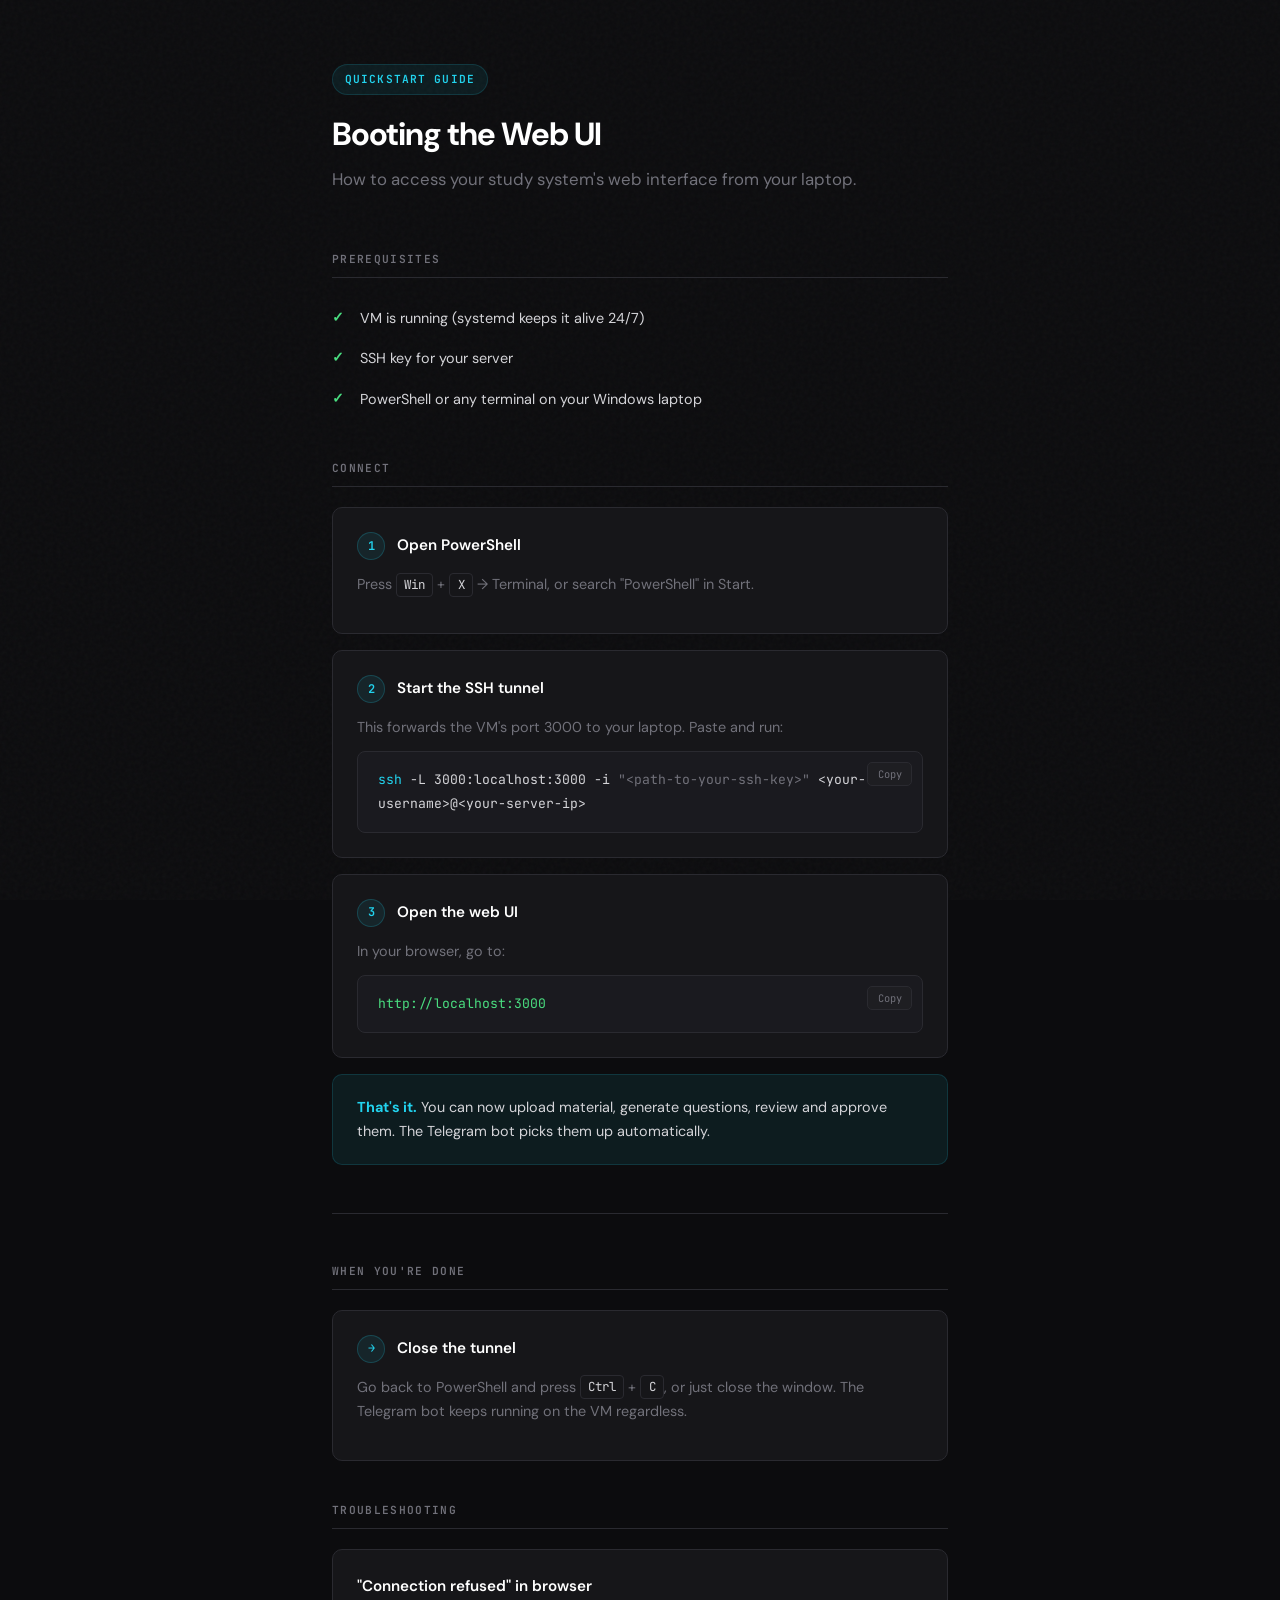
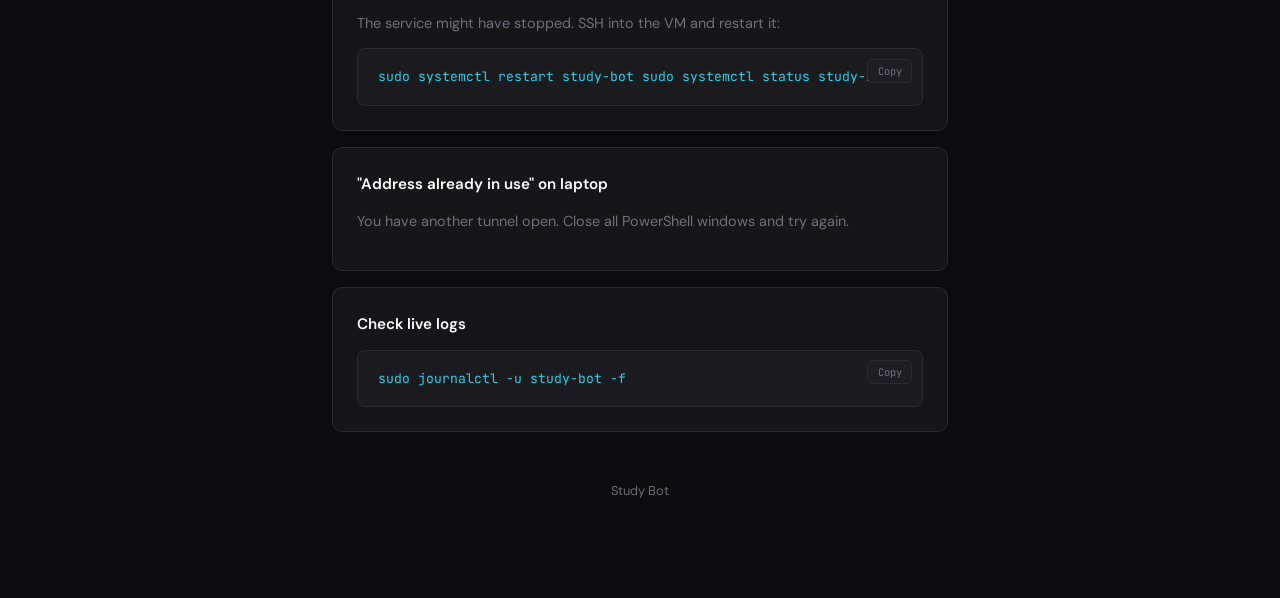
<file: quickstart.html>
<!DOCTYPE html>
<html lang="en">
<head>
    <meta charset="UTF-8">
    <meta name="viewport" content="width=device-width, initial-scale=1.0">
    <title>Study Bot — Quickstart</title>
    <link href="https://fonts.googleapis.com/css2?family=JetBrains+Mono:wght@400;600&family=DM+Sans:wght@400;500;700&display=swap" rel="stylesheet">
    <style>
        :root {
            --bg: #0c0c0e;
            --surface: #161619;
            --surface-hover: #1e1e22;
            --border: #2a2a30;
            --text: #d4d4d8;
            --text-muted: #71717a;
            --accent: #22d3ee;
            --accent-dim: rgba(34, 211, 238, 0.08);
            --green: #4ade80;
            --amber: #fbbf24;
            --red: #f87171;
            --code-bg: #1a1a1f;
            --radius: 10px;
            --font-body: 'DM Sans', sans-serif;
            --font-mono: 'JetBrains Mono', monospace;
        }

        * { margin: 0; padding: 0; box-sizing: border-box; }

        body {
            font-family: var(--font-body);
            background: var(--bg);
            color: var(--text);
            line-height: 1.7;
            min-height: 100vh;
        }

        body::before {
            content: '';
            position: fixed;
            top: 0; left: 0; right: 0; bottom: 0;
            background-image: url("data:image/svg+xml,%3Csvg viewBox='0 0 256 256' xmlns='http://www.w3.org/2000/svg'%3E%3Cfilter id='noise'%3E%3CfeTurbulence type='fractalNoise' baseFrequency='0.9' numOctaves='4' stitchTiles='stitch'/%3E%3C/filter%3E%3Crect width='100%25' height='100%25' filter='url(%23noise)' opacity='0.03'/%3E%3C/svg%3E");
            pointer-events: none;
            z-index: 0;
        }

        .container {
            max-width: 680px;
            margin: 0 auto;
            padding: 4rem 2rem 6rem;
            position: relative;
            z-index: 1;
        }

        .header {
            margin-bottom: 3.5rem;
        }

        .header .tag {
            display: inline-block;
            font-family: var(--font-mono);
            font-size: 0.7rem;
            font-weight: 600;
            letter-spacing: 0.1em;
            text-transform: uppercase;
            color: var(--accent);
            background: var(--accent-dim);
            border: 1px solid rgba(34, 211, 238, 0.15);
            padding: 0.3rem 0.75rem;
            border-radius: 100px;
            margin-bottom: 1.25rem;
        }

        h1 {
            font-size: 2rem;
            font-weight: 700;
            color: #fff;
            letter-spacing: -0.03em;
            line-height: 1.2;
            margin-bottom: 0.75rem;
        }

        .subtitle {
            color: var(--text-muted);
            font-size: 1.05rem;
        }

        .section {
            margin-bottom: 2.5rem;
        }

        h2 {
            font-size: 0.7rem;
            font-weight: 600;
            font-family: var(--font-mono);
            letter-spacing: 0.12em;
            text-transform: uppercase;
            color: var(--text-muted);
            margin-bottom: 1.25rem;
            padding-bottom: 0.5rem;
            border-bottom: 1px solid var(--border);
        }

        p {
            margin-bottom: 1rem;
            color: var(--text);
        }

        .step {
            background: var(--surface);
            border: 1px solid var(--border);
            border-radius: var(--radius);
            padding: 1.5rem;
            margin-bottom: 1rem;
            position: relative;
            transition: border-color 0.2s;
        }

        .step:hover {
            border-color: rgba(34, 211, 238, 0.2);
        }

        .step-header {
            display: flex;
            align-items: center;
            gap: 0.75rem;
            margin-bottom: 0.75rem;
        }

        .step-num {
            width: 28px;
            height: 28px;
            border-radius: 50%;
            background: var(--accent-dim);
            border: 1px solid rgba(34, 211, 238, 0.2);
            display: flex;
            align-items: center;
            justify-content: center;
            font-family: var(--font-mono);
            font-size: 0.75rem;
            font-weight: 600;
            color: var(--accent);
            flex-shrink: 0;
        }

        .step-title {
            font-weight: 600;
            color: #fff;
            font-size: 0.95rem;
        }

        .step-desc {
            color: var(--text-muted);
            font-size: 0.9rem;
            margin-bottom: 0.75rem;
        }

        .code-block {
            background: var(--code-bg);
            border: 1px solid var(--border);
            border-radius: 8px;
            padding: 1rem 1.25rem;
            font-family: var(--font-mono);
            font-size: 0.82rem;
            line-height: 1.8;
            overflow-x: auto;
            position: relative;
        }

        .code-block .comment {
            color: var(--text-muted);
        }

        .code-block .cmd {
            color: var(--accent);
        }

        .code-block .url {
            color: var(--green);
        }

        .copy-btn {
            position: absolute;
            top: 0.6rem;
            right: 0.6rem;
            background: var(--surface-hover);
            border: 1px solid var(--border);
            color: var(--text-muted);
            font-family: var(--font-mono);
            font-size: 0.65rem;
            padding: 0.25rem 0.6rem;
            border-radius: 5px;
            cursor: pointer;
            transition: all 0.15s;
        }

        .copy-btn:hover {
            color: var(--accent);
            border-color: rgba(34, 211, 238, 0.3);
        }

        .callout {
            background: var(--accent-dim);
            border: 1px solid rgba(34, 211, 238, 0.15);
            border-radius: var(--radius);
            padding: 1.25rem 1.5rem;
            margin-bottom: 1rem;
        }

        .callout p {
            color: var(--text);
            margin-bottom: 0;
            font-size: 0.9rem;
        }

        .callout strong {
            color: var(--accent);
        }

        .callout-warn {
            background: rgba(251, 191, 36, 0.06);
            border: 1px solid rgba(251, 191, 36, 0.15);
        }

        .callout-warn strong {
            color: var(--amber);
        }

        .checklist {
            list-style: none;
            padding: 0;
        }

        .checklist li {
            padding: 0.5rem 0;
            padding-left: 1.75rem;
            position: relative;
            color: var(--text);
            font-size: 0.9rem;
        }

        .checklist li::before {
            content: '✓';
            position: absolute;
            left: 0;
            color: var(--green);
            font-weight: 700;
            font-size: 0.85rem;
        }

        .divider {
            height: 1px;
            background: var(--border);
            margin: 3rem 0;
        }

        kbd {
            background: var(--surface);
            border: 1px solid var(--border);
            border-radius: 4px;
            padding: 0.15rem 0.45rem;
            font-family: var(--font-mono);
            font-size: 0.78rem;
            color: var(--text);
        }

        .footer {
            text-align: center;
            color: var(--text-muted);
            font-size: 0.8rem;
            margin-top: 3rem;
        }

        @media (max-width: 600px) {
            .container { padding: 2.5rem 1.25rem 4rem; }
            h1 { font-size: 1.6rem; }
        }
    </style>
</head>
<body>
    <div class="container">

        <div class="header">
            <div class="tag">Quickstart Guide</div>
            <h1>Booting the Web UI</h1>
            <p class="subtitle">How to access your study system's web interface from your laptop.</p>
        </div>

        <div class="section">
            <h2>Prerequisites</h2>
            <ul class="checklist">
                <li>VM is running (systemd keeps it alive 24/7)</li>
                <li>SSH key for your server</li>
                <li>PowerShell or any terminal on your Windows laptop</li>
            </ul>
        </div>

        <div class="section">
            <h2>Connect</h2>

            <div class="step">
                <div class="step-header">
                    <div class="step-num">1</div>
                    <div class="step-title">Open PowerShell</div>
                </div>
                <p class="step-desc">Press <kbd>Win</kbd> + <kbd>X</kbd> → Terminal, or search "PowerShell" in Start.</p>
            </div>

            <div class="step">
                <div class="step-header">
                    <div class="step-num">2</div>
                    <div class="step-title">Start the SSH tunnel</div>
                </div>
                <p class="step-desc">This forwards the VM's port 3000 to your laptop. Paste and run:</p>
                <div class="code-block" id="ssh-cmd">
                    <button class="copy-btn" onclick="copyCode('ssh-cmd')">Copy</button>
<span class="cmd">ssh</span> -L 3000:localhost:3000 -i <span class="comment">"&lt;path-to-your-ssh-key&gt;"</span> &lt;your-username&gt;@&lt;your-server-ip&gt;
                </div>
            </div>

            <div class="step">
                <div class="step-header">
                    <div class="step-num">3</div>
                    <div class="step-title">Open the web UI</div>
                </div>
                <p class="step-desc">In your browser, go to:</p>
                <div class="code-block" id="url-cmd">
                    <button class="copy-btn" onclick="copyCode('url-cmd')">Copy</button>
<span class="url">http://localhost:3000</span>
                </div>
            </div>

            <div class="callout">
                <p><strong>That's it.</strong> You can now upload material, generate questions, review and approve them. The Telegram bot picks them up automatically.</p>
            </div>
        </div>

        <div class="divider"></div>

        <div class="section">
            <h2>When You're Done</h2>
            <div class="step">
                <div class="step-header">
                    <div class="step-num">→</div>
                    <div class="step-title">Close the tunnel</div>
                </div>
                <p class="step-desc">Go back to PowerShell and press <kbd>Ctrl</kbd> + <kbd>C</kbd>, or just close the window. The Telegram bot keeps running on the VM regardless.</p>
            </div>
        </div>

        <div class="section">
            <h2>Troubleshooting</h2>

            <div class="step">
                <div class="step-header">
                    <div class="step-title">"Connection refused" in browser</div>
                </div>
                <p class="step-desc">The service might have stopped. SSH into the VM and restart it:</p>
                <div class="code-block" id="restart-cmd">
                    <button class="copy-btn" onclick="copyCode('restart-cmd')">Copy</button>
<span class="cmd">sudo systemctl restart study-bot</span>
<span class="cmd">sudo systemctl status study-bot</span>
                </div>
            </div>

            <div class="step">
                <div class="step-header">
                    <div class="step-title">"Address already in use" on laptop</div>
                </div>
                <p class="step-desc">You have another tunnel open. Close all PowerShell windows and try again.</p>
            </div>

            <div class="step">
                <div class="step-header">
                    <div class="step-title">Check live logs</div>
                </div>
                <div class="code-block" id="logs-cmd">
                    <button class="copy-btn" onclick="copyCode('logs-cmd')">Copy</button>
<span class="cmd">sudo journalctl -u study-bot -f</span>
                </div>
            </div>
        </div>

        <div class="footer">
            Study Bot
        </div>

    </div>

    <script>
        function copyCode(blockId) {
            const codeBlock = document.getElementById(blockId);
            const copyButton = codeBlock.querySelector('.copy-btn');

            const blockCopy = codeBlock.cloneNode(true);
            const buttonInCopy = blockCopy.querySelector('.copy-btn');
            if (buttonInCopy) buttonInCopy.remove();

            const codeText = blockCopy.textContent.trim();

            navigator.clipboard.writeText(codeText).then(() => {
                copyButton.textContent = 'Copied';
                setTimeout(() => copyButton.textContent = 'Copy', 1500);
            });
        }
    </script>
</body>
</html>
</file>
